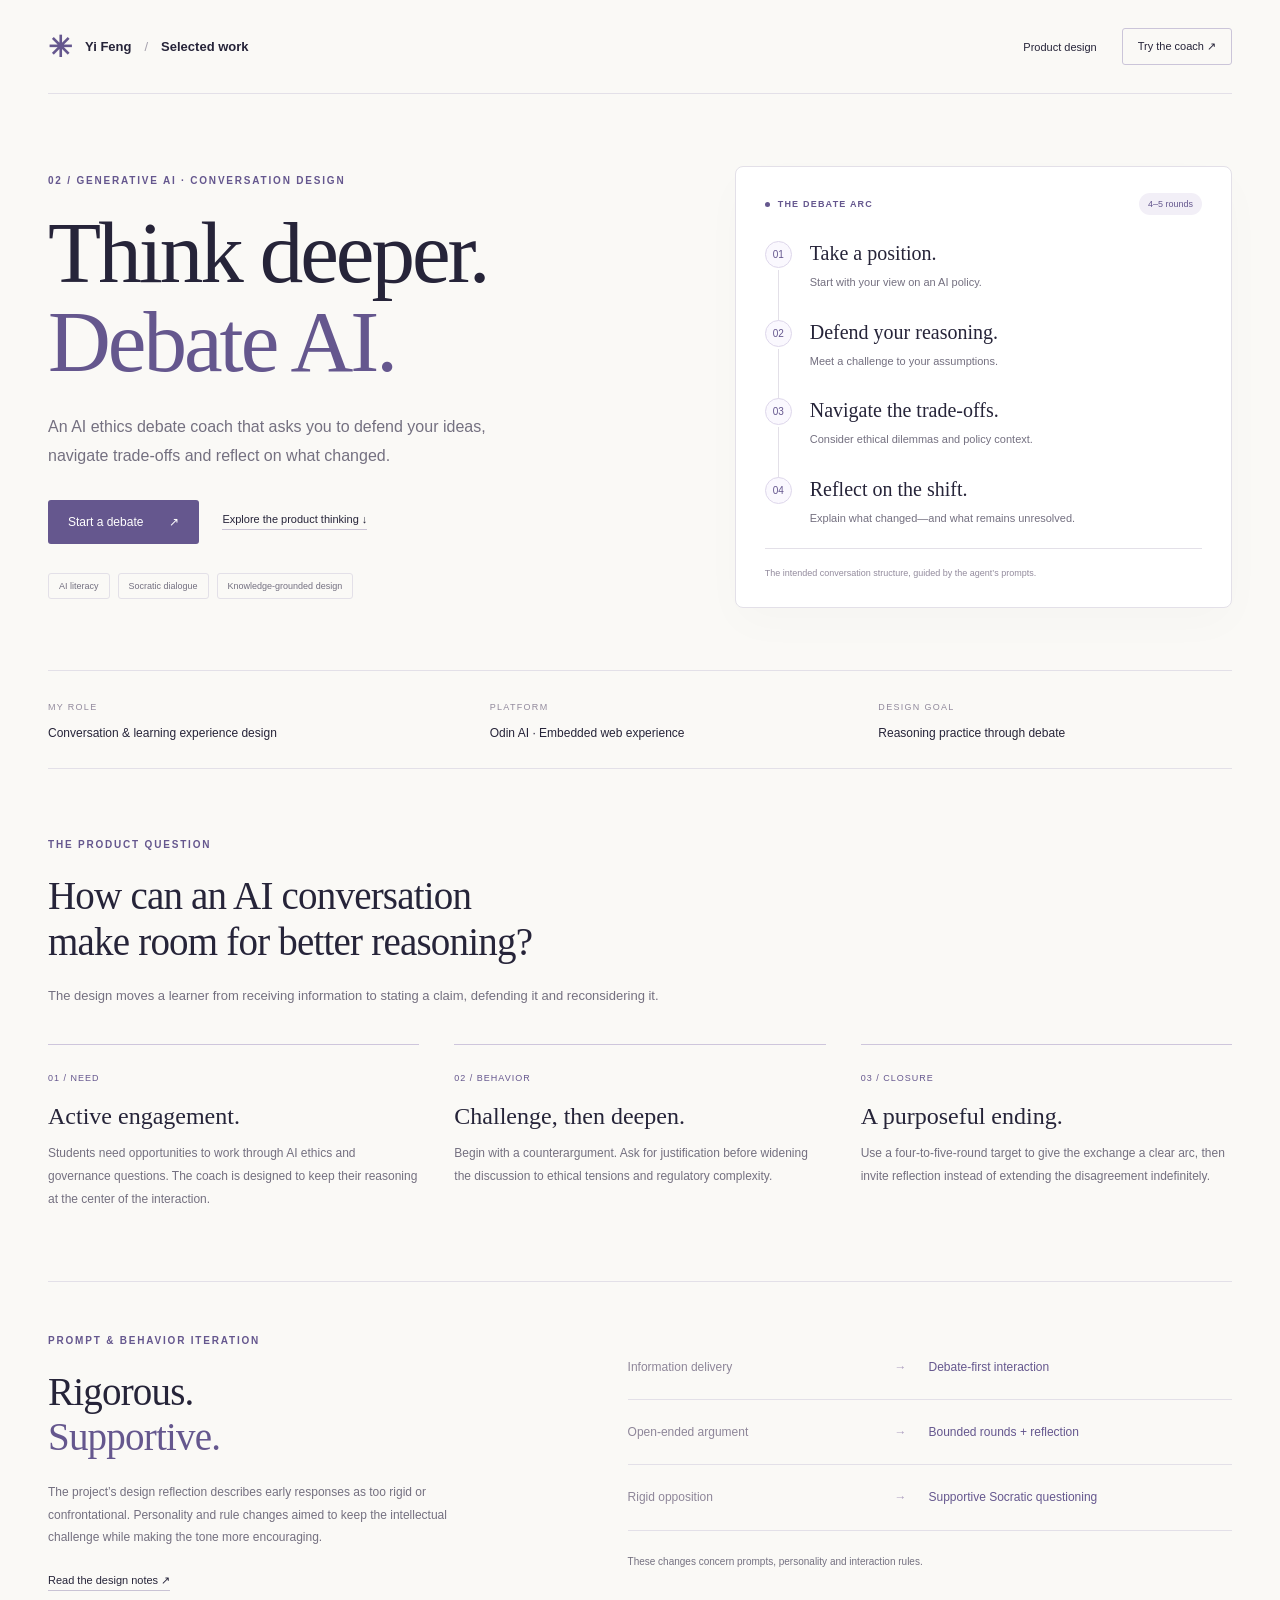
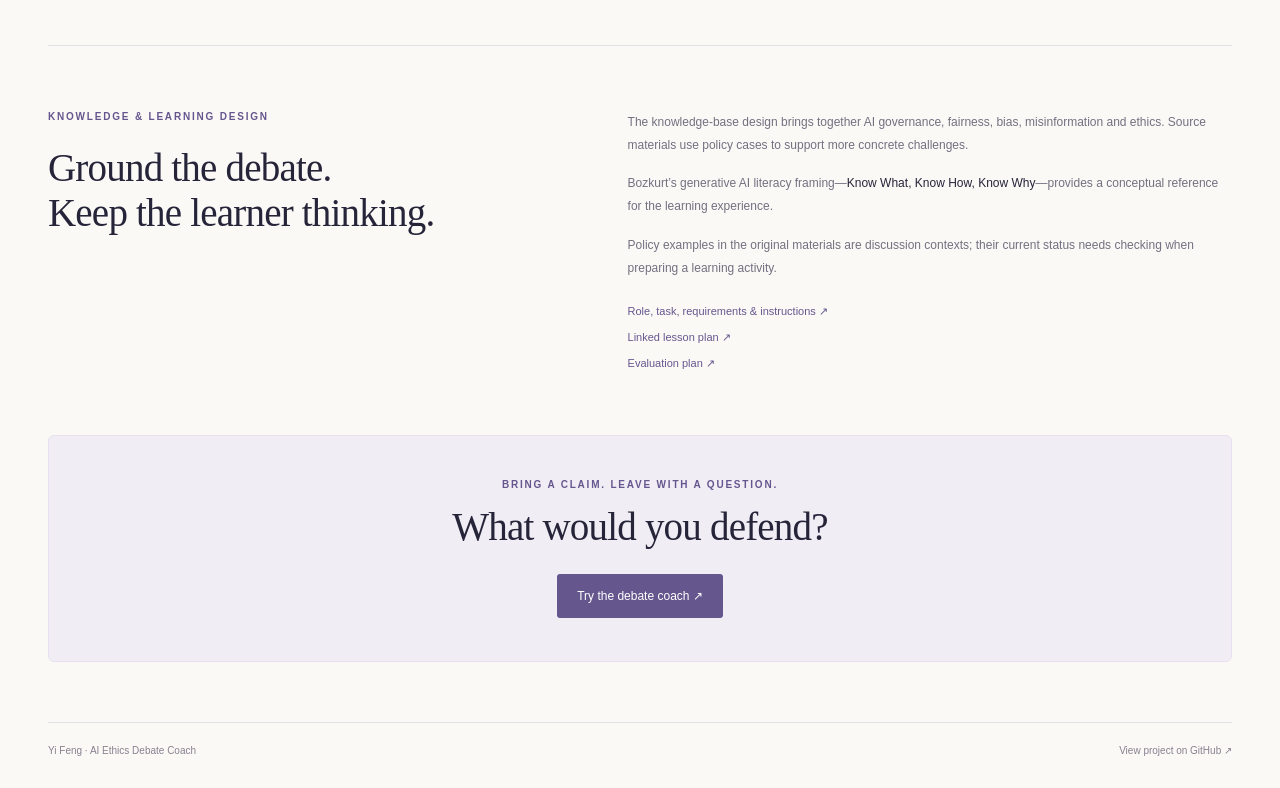
<file: index.html>
<!doctype html>
<html lang="en">
<head>
  <meta charset="utf-8"><meta name="viewport" content="width=device-width,initial-scale=1">
  <title>AI Ethics Debate Coach · Yi Feng</title>
  <meta name="description" content="A conversation design project exploring generative AI literacy through structured, Socratic debate and reflection. By Yi Feng.">
  <link rel="stylesheet" href="styles.css">
</head>
<body>
  <header class="nav"><a class="brand" href="./"><span aria-hidden="true">✳</span> Yi Feng <i>/</i> Selected work</a><nav aria-label="Main"><a href="#design">Product design</a><a class="nav-cta" href="debate.html">Try the coach ↗</a></nav></header>
  <main>
    <section class="hero"><div class="hero-copy"><p class="eyebrow">02 / GENERATIVE AI · CONVERSATION DESIGN</p><h1>Think deeper.<br><em>Debate AI.</em></h1><p class="lead">An AI ethics debate coach that asks you to defend your ideas, navigate trade-offs and reflect on what changed.</p><div class="actions"><a class="button primary" href="debate.html">Start a debate <span>↗</span></a><a class="text-link" href="#design">Explore the product thinking ↓</a></div><div class="tags"><span>AI literacy</span><span>Socratic dialogue</span><span>Knowledge-grounded design</span></div></div><aside class="flow-card" aria-label="Intended debate experience"><div class="flow-top"><span class="tiny-dot"></span> THE DEBATE ARC <span class="round-pill">4–5 rounds</span></div><ol><li><span class="step-no">01</span><div><h3>Take a position.</h3><p>Start with your view on an AI policy.</p></div></li><li><span class="step-no">02</span><div><h3>Defend your reasoning.</h3><p>Meet a challenge to your assumptions.</p></div></li><li><span class="step-no">03</span><div><h3>Navigate the trade-offs.</h3><p>Consider ethical dilemmas and policy context.</p></div></li><li><span class="step-no">04</span><div><h3>Reflect on the shift.</h3><p>Explain what changed—and what remains unresolved.</p></div></li></ol><p class="flow-caption">The intended conversation structure, guided by the agent’s prompts.</p></aside></section>
    <section class="project-strip" aria-label="Project overview"><div><span>MY ROLE</span><p>Conversation & learning experience design</p></div><div><span>PLATFORM</span><p>Odin AI · Embedded web experience</p></div><div><span>DESIGN GOAL</span><p>Reasoning practice through debate</p></div></section>
    <section class="design-section" id="design"><div class="section-heading"><p class="eyebrow">THE PRODUCT QUESTION</p><h2>How can an AI conversation<br>make room for better reasoning?</h2><p>The design moves a learner from receiving information to stating a claim, defending it and reconsidering it.</p></div><div class="three-grid"><article><span class="card-number">01 / NEED</span><h3>Active engagement.</h3><p>Students need opportunities to work through AI ethics and governance questions. The coach is designed to keep their reasoning at the center of the interaction.</p></article><article><span class="card-number">02 / BEHAVIOR</span><h3>Challenge, then deepen.</h3><p>Begin with a counterargument. Ask for justification before widening the discussion to ethical tensions and regulatory complexity.</p></article><article><span class="card-number">03 / CLOSURE</span><h3>A purposeful ending.</h3><p>Use a four-to-five-round target to give the exchange a clear arc, then invite reflection instead of extending the disagreement indefinitely.</p></article></div></section>
    <section class="iteration-section"><div><p class="eyebrow">PROMPT & BEHAVIOR ITERATION</p><h2>Rigorous.<br><em>Supportive.</em></h2><p>The project’s design reflection describes early responses as too rigid or confrontational. Personality and rule changes aimed to keep the intellectual challenge while making the tone more encouraging.</p><a class="text-link" href="DESIGN.md">Read the design notes ↗</a></div><div class="iteration-list"><div><span>Information delivery</span><b aria-hidden="true">→</b><strong>Debate-first interaction</strong></div><div><span>Open-ended argument</span><b aria-hidden="true">→</b><strong>Bounded rounds + reflection</strong></div><div><span>Rigid opposition</span><b aria-hidden="true">→</b><strong>Supportive Socratic questioning</strong></div><p>These changes concern prompts, personality and interaction rules.</p></div></section>
    <section class="knowledge-section"><div class="section-heading"><p class="eyebrow">KNOWLEDGE & LEARNING DESIGN</p><h2>Ground the debate.<br>Keep the learner thinking.</h2></div><div class="knowledge-copy"><p>The knowledge-base design brings together AI governance, fairness, bias, misinformation and ethics. Source materials use policy cases to support more concrete challenges.</p><p>Bozkurt’s generative AI literacy framing—<strong>Know What, Know How, Know Why</strong>—provides a conceptual reference for the learning experience.</p><p>Policy examples in the original materials are discussion contexts; their current status needs checking when preparing a learning activity.</p><div class="resource-links"><a href="PROMPT.md">Role, task, requirements & instructions ↗</a><a href="https://docs.google.com/document/d/1NeaM5EjIYPxuGoMmmTevyBwGYawtsf-4zVGdTja0Mg4/edit?usp=sharing" target="_blank" rel="noopener">Linked lesson plan ↗</a><a href="EVALUATION.md">Evaluation plan ↗</a></div></div></section>
    <section class="closing"><p class="eyebrow">BRING A CLAIM. LEAVE WITH A QUESTION.</p><h2>What would you defend?</h2><a class="button primary" href="debate.html">Try the debate coach ↗</a></section>
  </main>
  <footer><span>Yi Feng · AI Ethics Debate Coach</span><a href="https://github.com/YiFeng-lab/ai-ethics-debate-coach">View project on GitHub ↗</a></footer>
  <script>
    window.project_id = "7f9a1a81f8964af6b5eff3";
    window.frame_type = "widget";
  </script>
  <script src="https://app.getodin.ai/loader.min.js" project_id="7f9a1a81f8964af6b5eff3" frame_type="widget" defer></script>
</body>
</html>
</file>
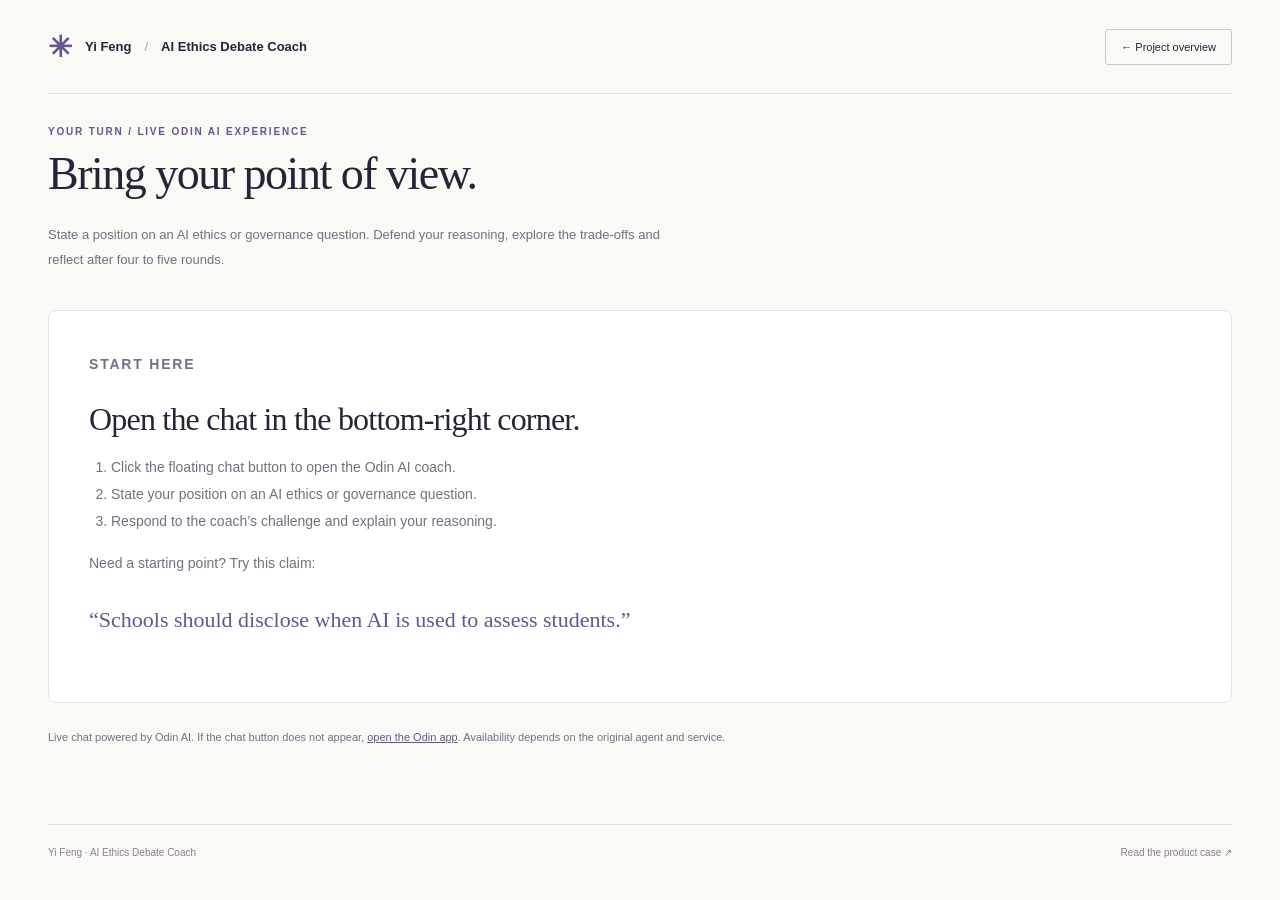
<file: debate.html>
<!doctype html>
<html lang="en">
<head><meta charset="utf-8"><meta name="viewport" content="width=device-width,initial-scale=1"><title>Try the AI Ethics Debate Coach · Yi Feng</title><link rel="stylesheet" href="styles.css"><style>.chat-guide{background:white;border:1px solid var(--line);border-radius:8px;padding:40px;margin:25px 0}.chat-guide h2{font-size:32px}.chat-guide p,.chat-guide li{font-size:14px;line-height:1.9;color:var(--muted)}.chat-guide ol{padding-left:22px}.starter{color:var(--accent)!important;font-family:var(--serif);font-size:22px!important;max-width:640px}.chat-main{min-height:calc(100vh - 170px)}@media(max-width:700px){.chat-guide{padding:24px}}</style></head>
<body>
  <header class="nav"><a class="brand" href="./"><span aria-hidden="true">✳</span> Yi Feng <i>/</i> AI Ethics Debate Coach</a><nav><a class="nav-cta" href="./">← Project overview</a></nav></header>
  <main class="chat-main">
    <section class="chat-heading"><div><p class="eyebrow">YOUR TURN / LIVE ODIN AI EXPERIENCE</p><h1>Bring your point of view.</h1><p>State a position on an AI ethics or governance question. Defend your reasoning, explore the trade-offs and reflect after four to five rounds.</p></div></section>
    <section class="chat-guide" aria-label="How to start a debate"><p class="eyebrow">START HERE</p><h2>Open the chat in the bottom-right corner.</h2><ol><li>Click the floating chat button to open the Odin AI coach.</li><li>State your position on an AI ethics or governance question.</li><li>Respond to the coach’s challenge and explain your reasoning.</li></ol><p>Need a starting point? Try this claim:</p><p class="starter">“Schools should disclose when AI is used to assess students.”</p></section>
    <p class="embed-note">Live chat powered by Odin AI. If the chat button does not appear, <a href="https://app.getodin.ai/project/7f9a1a81f8964af6b5eff3/chat/11fe3f4ec80b4e45bf3dbf?agent=default" target="_blank" rel="noopener">open the Odin app</a>. Availability depends on the original agent and service.</p>
  </main>
  <footer><span>Yi Feng · AI Ethics Debate Coach</span><a href="./">Read the product case ↗</a></footer>
  <script>
    window.project_id = "7f9a1a81f8964af6b5eff3";
    window.frame_type = "widget";
  </script>
  <script src="https://app.getodin.ai/loader.min.js" project_id="7f9a1a81f8964af6b5eff3" frame_type="widget" defer></script>
</body>
</html>
</file>
<file: styles.css>
:root{--ink:#262439;--muted:#747080;--accent:#65578e;--paper:#faf9f6;--line:#e3e0e8;--serif:Georgia,'Times New Roman',serif}*{box-sizing:border-box}html{scroll-behavior:smooth}body{margin:0;background:var(--paper);color:var(--ink);font-family:Arial,Helvetica,sans-serif;-webkit-font-smoothing:antialiased}a{color:inherit}button{font:inherit}a,button{touch-action:manipulation}.nav,main,footer{width:min(1240px,calc(100% - 96px));margin:auto}.nav{height:94px;border-bottom:1px solid var(--line);display:flex;justify-content:space-between;align-items:center}.brand{display:flex;gap:13px;align-items:center;text-decoration:none;font-size:13px;font-weight:600}.brand span{font-size:29px;color:var(--accent)}.brand i{font-style:normal;color:#a6a2ae;font-weight:400}.nav nav{display:flex;gap:25px;align-items:center;font-size:11px}.nav nav a{text-decoration:none}.nav-cta{border:1px solid #cbc5d9;padding:11px 15px;border-radius:3px}.hero{padding:72px 0 62px;display:grid;grid-template-columns:1.2fr 1fr;gap:90px;align-items:center}.eyebrow{font-size:10px;font-weight:600;letter-spacing:1.8px;color:var(--accent);margin:0 0 23px}h1{font:normal clamp(60px,6.8vw,88px)/1.02 var(--serif);letter-spacing:-3px;margin:0 0 25px}h1 em,h2 em{font-style:normal;color:var(--accent)}.lead{max-width:470px;color:var(--muted);font-size:16px;line-height:1.85;margin:0}.actions{display:flex;gap:23px;align-items:center;flex-wrap:wrap;margin:29px 0}.button{display:inline-flex;gap:26px;align-items:center;text-decoration:none;font-size:12px;border-radius:3px;padding:15px 20px}.primary{color:#fff;background:var(--accent)}.primary:hover{background:#514370}.text-link{font-size:11px;text-decoration:none;border-bottom:1px solid #c9c3d5;padding-bottom:4px}.tags{display:flex;gap:8px;flex-wrap:wrap}.tags span{font-size:9px;padding:7px 10px;border:1px solid var(--line);border-radius:3px;color:var(--muted)}.flow-card{background:white;border:1px solid var(--line);border-radius:8px;box-shadow:0 16px 45px #30204405;padding:26px 29px}.flow-top{display:flex;gap:8px;align-items:center;font-size:9px;font-weight:600;letter-spacing:1.2px;color:var(--accent)}.tiny-dot{width:5px;height:5px;background:var(--accent);border-radius:50%}.round-pill{margin-left:auto;font-size:9px;font-weight:400;letter-spacing:0;background:#f2eff7;padding:6px 9px;border-radius:20px;color:var(--accent)}.flow-card ol{list-style:none;padding:0;margin:26px 0 20px}.flow-card li{display:flex;gap:18px;align-items:flex-start;position:relative;padding-bottom:28px}.flow-card li:last-child{padding-bottom:0}.flow-card li:not(:last-child):before{content:'';position:absolute;height:calc(100% - 24px);width:1px;background:var(--line);left:13px;top:29px}.step-no{font-size:10px;color:var(--accent);border:1px solid #ded7eb;border-radius:50%;width:27px;height:27px;display:grid;place-items:center;flex:none;background:#faf8fe}.flow-card h3{font-family:var(--serif);font-size:20px;font-weight:normal;margin:1px 0 8px}.flow-card li p{font-size:11px;line-height:1.7;color:var(--muted);margin:0}.flow-caption{font-size:9px;color:#938b9d;line-height:1.7;border-top:1px solid var(--line);padding-top:17px;margin:0}.project-strip{border-top:1px solid var(--line);border-bottom:1px solid var(--line);padding:25px 0;display:grid;grid-template-columns:1.15fr 1fr 1fr;gap:35px}.project-strip span{font-size:9px;letter-spacing:1.3px;color:#91899c}.project-strip p{font-size:12px;line-height:1.6;margin:10px 0 0}.design-section{padding:70px 0}.section-heading h2,h2{font:normal 39px/1.17 var(--serif);letter-spacing:-.8px;margin:0}.section-heading p:not(.eyebrow){font-size:13px;line-height:1.9;color:var(--muted);max-width:650px;margin:20px 0 0}.three-grid{display:grid;grid-template-columns:repeat(3,1fr);gap:35px;margin-top:35px}.three-grid article{border-top:1px solid #cec6dc;padding-top:22px}.card-number{font-size:9px;color:var(--accent);letter-spacing:1px}.three-grid h3{font:normal 24px var(--serif);margin:18px 0 12px}.three-grid p{font-size:12px;line-height:1.9;color:var(--muted);margin:0}.iteration-section{border-top:1px solid var(--line);border-bottom:1px solid var(--line);padding:53px 0;display:grid;grid-template-columns:.9fr 1.1fr;gap:85px}.iteration-section>div>p:not(.eyebrow){font-size:12px;line-height:1.9;color:var(--muted);max-width:420px;margin:21px 0}.iteration-list{align-self:center}.iteration-list>div{display:grid;grid-template-columns:1fr 20px 1.2fr;gap:14px;align-items:center;padding:22px 0;border-bottom:1px solid var(--line);font-size:12px;line-height:1.7}.iteration-list span{color:#8e8699}.iteration-list b{font-weight:400;color:#a99bbe}.iteration-list strong{font-weight:400;color:var(--accent)}.iteration-list>p{font-size:10px!important}.knowledge-section{display:grid;grid-template-columns:.9fr 1.1fr;gap:85px;padding:65px 0}.knowledge-copy>p{font-size:12px;line-height:1.9;color:var(--muted);margin:0 0 16px}.knowledge-copy strong{font-weight:400;color:var(--ink)}.resource-links{display:grid;gap:13px;margin-top:25px;font-size:11px}.resource-links a{text-decoration:none;color:var(--accent)}.closing{background:#f0edf5;border:1px solid #e6e0ef;border-radius:6px;padding:43px;text-align:center;margin-bottom:60px}.closing .eyebrow{margin-bottom:14px}.closing .button{margin-top:25px}footer{padding:22px 0 32px;border-top:1px solid var(--line);display:flex;justify-content:space-between;gap:20px;font-size:10px;color:#88808f}footer a{text-decoration:none}a:focus-visible,button:focus-visible{outline:2px solid var(--accent);outline-offset:5px}.chat-main{padding-top:32px}.chat-heading{display:flex;justify-content:space-between;gap:30px;align-items:flex-start}.chat-heading h1{font-size:46px;letter-spacing:-1.5px}.chat-heading .eyebrow{margin-bottom:14px}.chat-heading p:not(.eyebrow){font-size:13px;line-height:1.9;color:var(--muted);max-width:620px}.chat-heading .text-link{white-space:nowrap;margin-top:25px}.chat-frame{background:#fff;border:1px solid var(--line);border-radius:8px;min-height:600px;margin:18px 0 25px;padding:15px;position:relative}#odin-chatbot{width:100%;min-height:560px}#odin-chatbot iframe{width:100%;min-height:560px;border:0}.embed-note{font-size:11px;color:var(--muted);line-height:1.8;margin-bottom:35px}.embed-note a{color:var(--accent)}@media(max-width:1000px){.nav,main,footer{width:calc(100% - 48px)}.hero{gap:40px}.hero h1{font-size:72px}.flow-card{padding:23px}.iteration-section,.knowledge-section{gap:40px}}@media(max-width:700px){.nav,main,footer{width:calc(100% - 32px)}.nav{height:74px}.brand{gap:8px;font-size:11px}.brand span{font-size:24px}.nav nav>a:first-child{display:none}.nav nav{gap:0}.nav-cta{padding:9px 11px;font-size:10px}.hero{grid-template-columns:1fr;gap:36px;padding:40px 0}.hero h1{font-size:70px}.lead{font-size:14px}.flow-card{max-width:520px}.project-strip{grid-template-columns:1fr;gap:20px}.project-strip p{margin-top:6px}.three-grid{grid-template-columns:1fr;gap:30px}.design-section{padding:45px 0}h2,.section-heading h2{font-size:32px}.iteration-section,.knowledge-section{grid-template-columns:1fr;gap:25px;padding:40px 0}.closing{padding:33px 16px;margin-bottom:40px}.actions{gap:20px}.iteration-list>div{font-size:11px;gap:9px}.chat-heading{display:block}.chat-heading h1{font-size:39px}.chat-heading .text-link{display:inline-block;margin:0 0 12px}.chat-frame{padding:0;min-height:600px}footer{font-size:9px;line-height:1.7}.hero .eyebrow{font-size:9px;letter-spacing:1.5px}}@media(prefers-reduced-motion:reduce){html{scroll-behavior:auto}}
</file>
